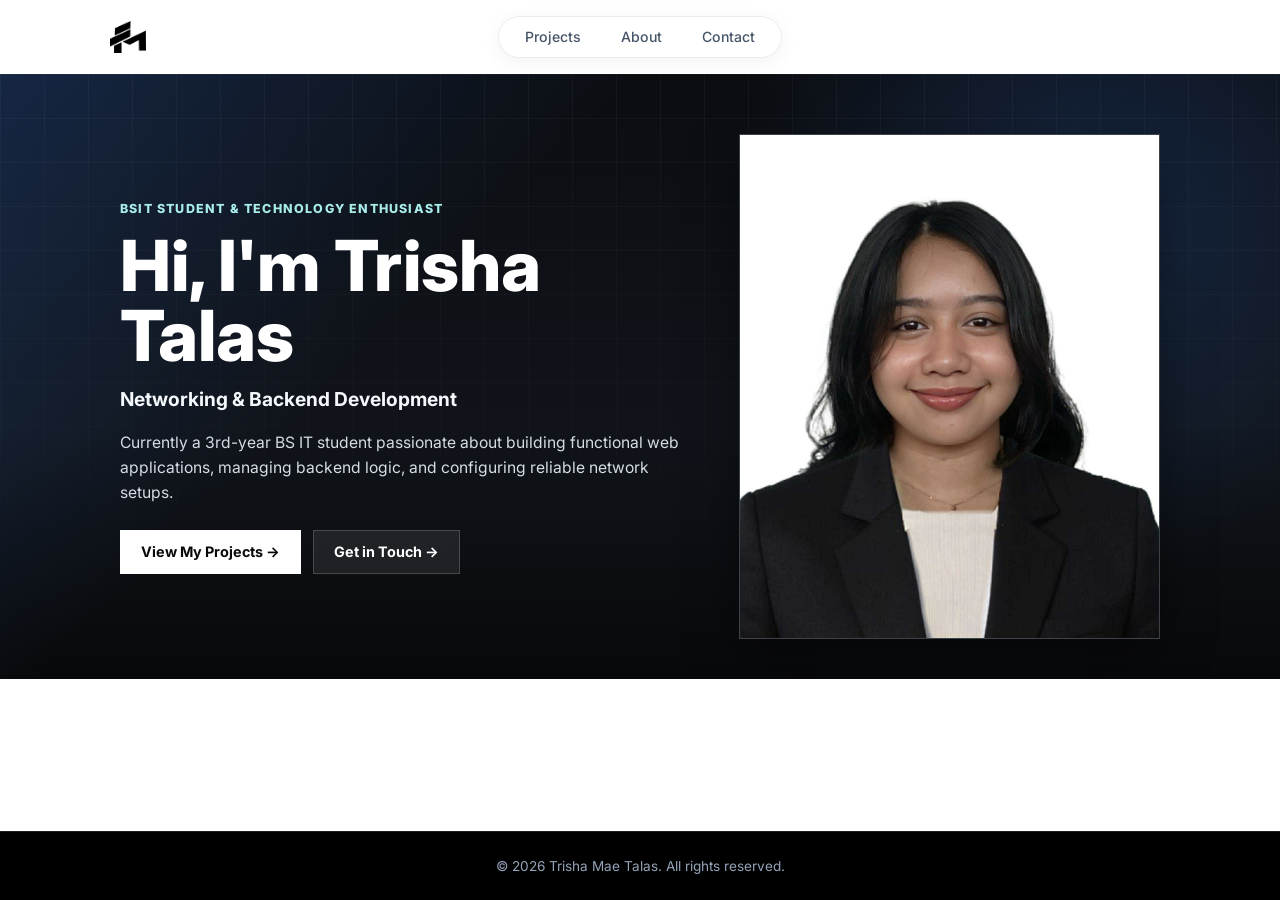
<file: index.html>
<!doctype html>
<html lang="en">

<head>
  <meta charset="utf-8">
  <meta name="viewport" content="width=device-width, initial-scale=1">
  <title>Trisha Talas | BSIT Student</title>
  <link rel="stylesheet" href="assets/css/global.css">
  <link rel="stylesheet" href="assets/css/index.css">
</head>

<body>
  <header class="site-header" data-header>
    <div class="container header-shell">

      <!-- Logo sa Pinaka-Kaliwa -->
      <a class="brand" href="index.html" aria-label="Trisha Talas home">
        <img src="assets/profile-pic/Trisha_Talas_logo.png" alt="Trisha Talas logo">
      </a>

      <!-- Single Glass Capsule Nav sa Gitna (Kasama na ang Contact!) -->
      <nav id="site-nav" class="site-nav" aria-label="Primary navigation" data-nav>
        <a href="projects.html">Projects</a>
        <a href="about.html">About</a>
        <a href="contact.html">Contact</a>
      </nav>

    </div>
  </header>

  <main id="main-content">
    <section class="hero-section">
      <div class="container hero-grid">
        <div class="hero-copy">
          <p class="eyebrow">BSIT Student & Technology Enthusiast</p>
          <h1>Hi, I'm Trisha Talas</h1>
          <p class="hero-role">Networking & Backend Development</p>
          <p class="hero-text">Currently a 3rd-year BS IT student passionate about building functional web applications,
            managing backend logic, and configuring reliable network setups.</p>

          <div class="button-row">
            <a class="button button-primary" href="projects.html">View My Projects -&gt;</a>
            <a class="button button-secondary" href="contact.html">Get in Touch -&gt;</a>
          </div>
        </div>

        <div class="hero-media">
          <figure class="profile-frame">
            <img src="assets/profile-pic/profile.jpg" alt="Trisha Talas">
          </figure>
        </div>
      </div>
    </section>
  </main>


  <!-- Centered Solid Black Footer -->
  <footer class="site-footer">
    <div class="container footer-shell">
      <p>© 2026 Trisha Mae Talas. All rights reserved.</p>
    </div>
  </footer>
  <script src="assets/js/main.js"></script>
</body>

</html>
</file>
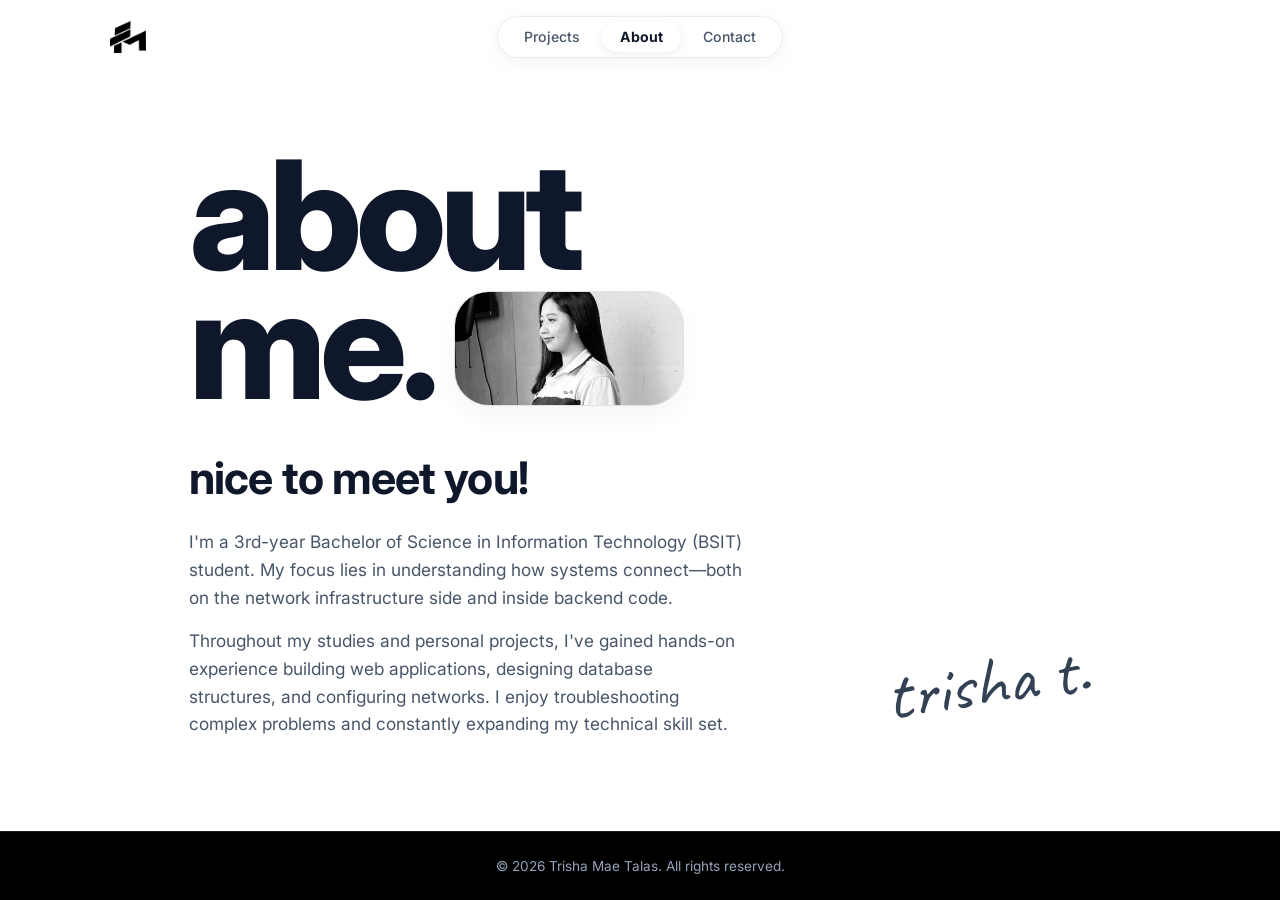
<file: about.html>
<!DOCTYPE html>
<html lang="en">

<head>
    <meta charset="utf-8">
    <meta name="viewport" content="width=device-width, initial-scale=1">
    <title>About | Trisha Talas</title>
    <link rel="stylesheet" href="assets/css/global.css">
    <link rel="stylesheet" href="assets/css/about.css">
</head>

<body>
    <!-- Header -->
    <header class="site-header" data-header>
        <div class="container header-shell">
            <a class="brand" href="index.html" aria-label="Trisha Talas home">
                <img src="assets/profile-pic/Trisha_Talas_logo.png" alt="Trisha Talas logo">
            </a>

            <nav id="site-nav" class="site-nav" aria-label="Primary navigation" data-nav>
                <a href="projects.html">Projects</a>
                <a href="about.html" class="active">About</a>
                <a href="contact.html">Contact</a>
            </nav>
        </div>
    </header>

    <!-- Editorial About Section -->
    <main id="main-content" class="page-content">
        <section class="editorial-about-section">
            <div class="container editorial-container">

                <!-- Top Bar Accent -->
                <div class="editorial-top-bar">
                </div>

                <!-- Giant Typography Title with Photo Pill Badge -->
                <div class="giant-header">
                    <h1 class="giant-text">about</h1>
                    <div class="giant-bottom-row">
                        <span class="giant-text">me.</span>
                        <div class="photo-badge">
                            <img src="assets\img\pfp2.png" alt="Trisha Talas">
                        </div>
                    </div>
                </div>

                <!-- Editorial Body Copy & Signature Accent -->
                <div class="editorial-content-grid">
                    <div class="editorial-copy">
                        <h2>nice to meet you!</h2>
                        <p>
                            I'm a 3rd-year Bachelor of Science in Information Technology (BSIT) student. My focus lies
                            in understanding how systems connect—both on the network infrastructure side and inside
                            backend code.
                        </p>
                        <p>
                            Throughout my studies and personal projects, I've gained hands-on experience building web
                            applications, designing database structures, and configuring networks. I enjoy
                            troubleshooting complex problems and constantly expanding my technical skill set.
                        </p>
                    </div>

                    <div class="signature-accent" aria-hidden="true">
                        <span>trisha t.</span>
                    </div>
                </div>

            </div>
        </section>
    </main>


    <!-- Centered Solid Black Footer -->
    <footer class="site-footer">
        <div class="container footer-shell">
            <p>© 2026 Trisha Mae Talas. All rights reserved.</p>
        </div>
    </footer>

    <script src="assets/js/main.js"></script>
</body>

</html>
</file>
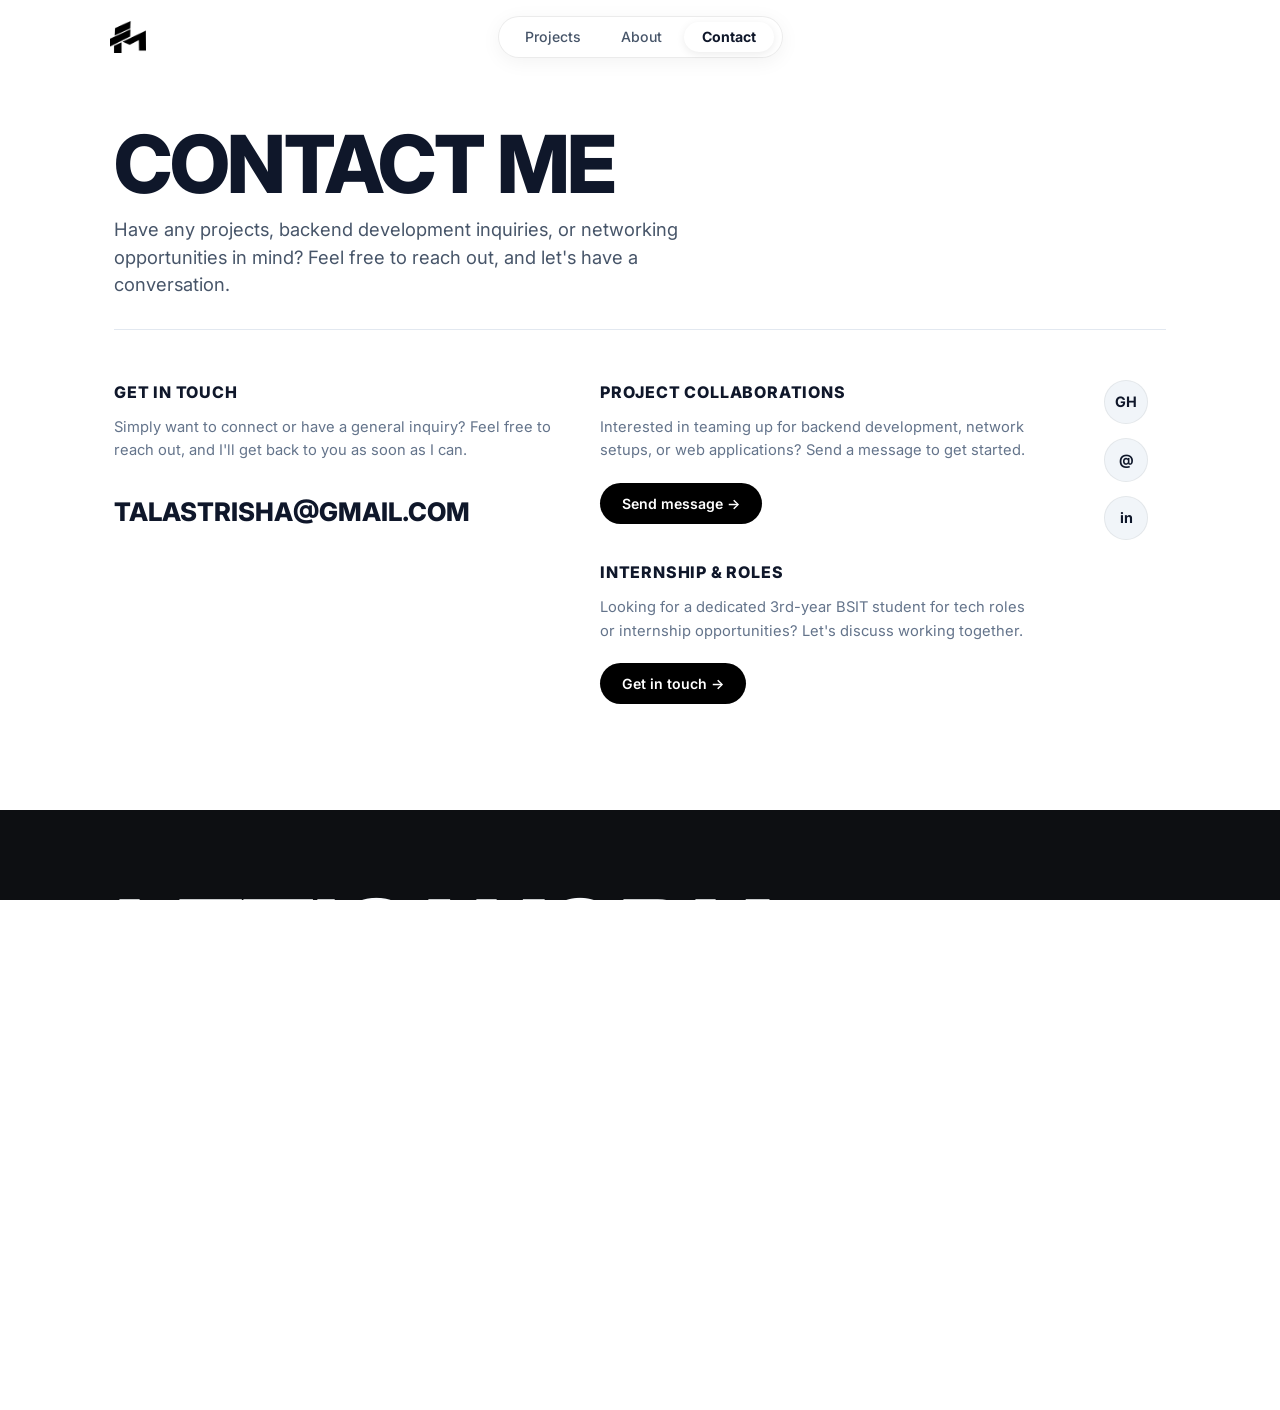
<file: contact.html>
<!DOCTYPE html>
<html lang="en">

<head>
    <meta charset="utf-8">
    <meta name="viewport" content="width=device-width, initial-scale=1">
    <title>Contact | Trisha Talas</title>
    <link rel="stylesheet" href="assets/css/global.css">
    <link rel="stylesheet" href="assets/css/contact.css">
</head>

<body>
    <!-- Header -->
    <header class="site-header" data-header>
        <div class="container header-shell">
            <a class="brand" href="index.html" aria-label="Trisha Talas home">
                <img src="assets/profile-pic/Trisha_Talas_logo.png" alt="Trisha Talas logo">
            </a>

            <nav id="site-nav" class="site-nav" aria-label="Primary navigation" data-nav>
                <a href="projects.html">Projects</a>
                <a href="about.html">About</a>
                <a href="contact.html" class="active">Contact</a>
            </nav>
        </div>
    </header>

    <!-- Main Content Area -->
    <main id="main-content" class="page-content">

        <!-- Upper Contact Section (Light Theme Grid) -->
        <section class="contact-hero-section">
            <div class="container contact-container">

                <!-- Top Title Area -->
                <div class="contact-header-block">
                    <h1 class="contact-giant-title">CONTACT ME</h1>
                    <p class="contact-subtitle">
                        Have any projects, backend development inquiries, or networking opportunities in mind? Feel free
                        to reach out, and let's have a conversation.
                    </p>
                </div>

                <!-- Main Grid Content -->
                <div class="contact-grid-layout">

                    <!-- Left Column: Direct Contact -->
                    <div class="contact-col left-col">
                        <div class="info-block">
                            <h3>GET IN TOUCH</h3>
                            <p>
                                Simply want to connect or have a general inquiry? Feel free to reach out, and I'll get
                                back to you as soon as I can.
                            </p>
                            <a href="mailto:talastrisha@gmail.com" class="big-email-link">
                                TALASTRISHA@GMAIL.COM
                            </a>
                        </div>
                    </div>

                    <!-- Middle Column: Action Cards -->
                    <div class="contact-col mid-col">
                        <div class="action-card">
                            <h3>PROJECT COLLABORATIONS</h3>
                            <p>
                                Interested in teaming up for backend development, network setups, or web applications?
                                Send a message to get started.
                            </p>
                            <a href="mailto:talastrisha@gmail.com?subject=Project%20Collaboration" class="contact-btn">
                                Send message &rarr;
                            </a>
                        </div>

                        <div class="action-card">
                            <h3>INTERNSHIP & ROLES</h3>
                            <p>
                                Looking for a dedicated 3rd-year BSIT student for tech roles or internship
                                opportunities? Let's discuss working together.
                            </p>
                            <a href="mailto:talastrisha@gmail.com?subject=Opportunity%20Inquiry" class="contact-btn">
                                Get in touch &rarr;
                            </a>
                        </div>
                    </div>

                    <!-- Right Column: Social Icons Badge Side Bar -->
                    <div class="contact-col right-col">
                        <div class="social-badge-stack">
                            <a href="https://github.com/TrishaTalas" target="_blank" rel="noopener"
                                class="social-circle" title="GitHub">
                                <span>GH</span>
                            </a>
                            <a href="mailto:talastrisha@gmail.com" class="social-circle" title="Email">
                                <span>@</span>
                            </a>
                            <a href="#" class="social-circle" title="LinkedIn">
                                <span>in</span>
                            </a>
                        </div>
                    </div>

                </div>

            </div>
        </section>

        <!-- Lower CTA Banner Section (Dark Visual Block) -->
        <section class="cta-banner-section">
            <div class="container cta-container">
                <h2 class="cta-giant-text">LET'S WORK<br>TOGETHER.</h2>

                <div class="cta-bottom-bar">
                    <span class="cta-prompt">Have a project in mind?</span>
                    <div class="cta-arrow-line" aria-hidden="true"></div>
                    <a href="mailto:talastrisha@gmail.com" class="cta-say-hello">Say hello</a>
                </div>

                <div class="cta-social-links">
                    <a href="mailto:talastrisha@gmail.com">E-Mail</a>
                    <a href="https://github.com/TrishaTalas" target="_blank" rel="noopener">GitHub</a>
                    <a href="#">LinkedIn</a>
                </div>
            </div>
        </section>

    </main>


    <!-- Centered Solid Black Footer -->
    <footer class="site-footer">
        <div class="container footer-shell">
            <p>© 2026 Trisha Mae Talas. All rights reserved.</p>
        </div>
    </footer>

    <script src="assets/js/main.js"></script>
</body>

</html>
</file>
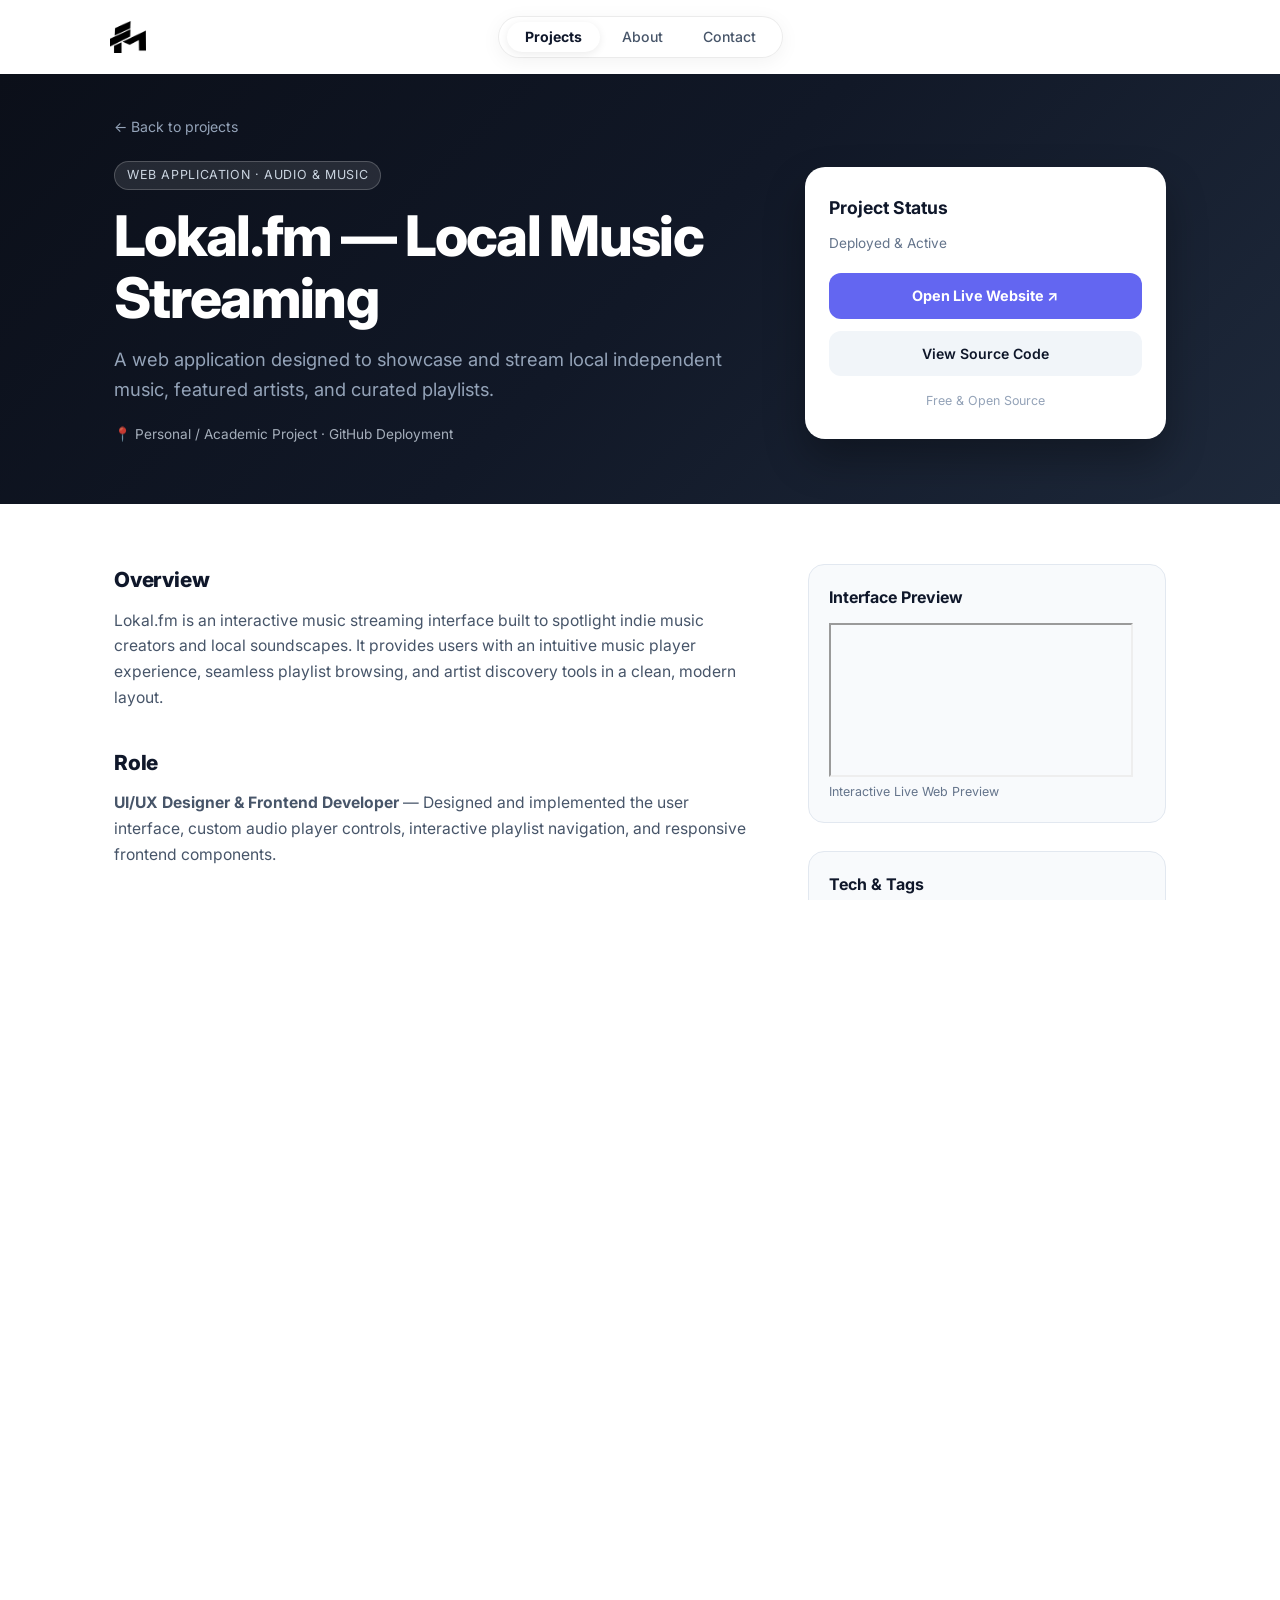
<file: lokal-fm.html>
<!DOCTYPE html>
<html lang="en">

<head>
    <meta charset="utf-8">
    <meta name="viewport" content="width=device-width, initial-scale=1">
    <title>Lokal.fm — Music Streaming & Player | Trisha Talas</title>
    <link rel="stylesheet" href="assets/css/global.css">
    <link rel="stylesheet" href="assets/css/project-detail.css">
</head>

<body>
    <!-- Header -->
    <header class="site-header">
        <div class="container header-shell">
            <a class="brand" href="index.html" aria-label="Trisha Talas home">
                <img src="assets/profile-pic/Trisha_Talas_logo.png" alt="Trisha Talas logo">
            </a>

            <nav class="site-nav" aria-label="Primary navigation">
                <a href="projects.html" class="active">Projects</a>
                <a href="about.html">About</a>
                <a href="contact.html">Contact</a>
            </nav>
        </div>
    </header>

    <main id="main-content" class="page-content">

        <!-- HERO COVER TOP BANNER (DARK THEME) -->
        <section class="event-hero-banner">
            <div class="container hero-banner-container">

                <a href="projects.html" class="hero-back-link">&larr; Back to projects</a>

                <div class="hero-banner-content">
                    <div class="hero-text-side">
                        <span class="project-category-badge">Web Application · Audio & Music</span>
                        <h1 class="hero-title">Lokal.fm — Local Music Streaming</h1>
                        <p class="hero-subtitle">
                            A web application designed to showcase and stream local independent music, featured artists,
                            and curated playlists.
                        </p>
                        <div class="hero-location-tag">
                            <span>📍 Personal / Academic Project · GitHub Deployment</span>
                        </div>
                    </div>

                    <!-- FLOATING ACTION CARD (RIGHT SIDE) -->
                    <div class="floating-action-card">
                        <h3>Project Status</h3>
                        <p class="status-date">Deployed & Active</p>

                        <a href="https://trishatalas.github.io/Academic/Lokal.fm/index.html" target="_blank"
                            rel="noopener" class="btn-primary-action">
                            Open Live Website ↗
                        </a>

                        <a href="https://github.com/TrishaTalas" target="_blank" rel="noopener"
                            class="btn-secondary-action">
                            View Source Code
                        </a>

                        <span class="card-footer-note">Free & Open Source</span>
                    </div>
                </div>

            </div>
        </section>

        <!-- TWO COLUMN MAIN CONTENT BODY -->
        <section class="event-body-section">
            <div class="container event-body-container">

                <!-- LEFT COLUMN: MAIN DETAILS -->
                <div class="main-details-col">

                    <div class="detail-block">
                        <h2>Overview</h2>
                        <p>
                            Lokal.fm is an interactive music streaming interface built to spotlight indie music creators
                            and local soundscapes. It provides users with an intuitive music player experience, seamless
                            playlist browsing, and artist discovery tools in a clean, modern layout.
                        </p>
                    </div>

                    <div class="detail-block">
                        <h2>Role</h2>
                        <p>
                            <strong>UI/UX Designer & Frontend Developer</strong> — Designed and implemented the user
                            interface, custom audio player controls, interactive playlist navigation, and responsive
                            frontend components.
                        </p>
                    </div>

                    <div class="detail-block">
                        <h2>Features</h2>
                        <ul class="detail-bullets">
                            <li><strong>Interactive Web Player:</strong> Real-time audio playback controls with track
                                seeking and volume controls.</li>
                            <li><strong>Artist & Album Showcase:</strong> Dedicated visual cards highlighting featured
                                independent artists and releases.</li>
                            <li><strong>Curated Playlists:</strong> Categorized music feeds based on mood, genre, and
                                trending local tracks.</li>
                            <li><strong>Clean Dark-Themed Audio UI:</strong> High-contrast interface optimized for music
                                listening and media playback.</li>
                            <li><strong>Fully Responsive:</strong> Optimized layout for seamless audio streaming on
                                mobile devices and desktop screens.</li>
                        </ul>
                    </div>

                    <div class="detail-block">
                        <h2>Built with</h2>
                        <div class="tech-stack-table">
                            <div class="tech-row">
                                <span class="tech-label">Frontend</span>
                                <span class="tech-val">HTML5, CSS3, JavaScript</span>
                            </div>
                            <div class="tech-row">
                                <span class="tech-label">Audio Handling</span>
                                <span class="tech-val">HTML5 Audio API</span>
                            </div>
                            <div class="tech-row">
                                <span class="tech-label">UI Architecture</span>
                                <span class="tech-val">Flexbox & CSS Grid</span>
                            </div>
                            <div class="tech-row">
                                <span class="tech-label">Development Tools</span>
                                <span class="tech-val">VS Code, Git, GitHub Pages</span>
                            </div>
                        </div>
                    </div>

                </div>

                <!-- RIGHT COLUMN: SIDEBAR INFO CARDS -->
                <div class="sidebar-col">
                    <!-- Interactive Preview Box -->
                    <div class="sidebar-card">
                        <h3>Interface Preview</h3>
                        <div class="sidebar-iframe-preview">
                            <iframe src="https://trishatalas.github.io/Academic/Lokal.fm/index.html" title="Lokal.fm Live Preview"
                                loading="lazy"></iframe>
                        </div>
                        <p class="image-caption">Interactive Live Web Preview</p>
                    </div>


                    <!-- Tags Badge Section -->
                    <div class="sidebar-card">
                        <h3>Tech & Tags</h3>
                        <div class="tags-flex">
                            <span class="tag-pill">Music Player</span>
                            <span class="tag-pill">Streaming</span>
                            <span class="tag-pill">UI/UX</span>
                            <span class="tag-pill">JavaScript</span>
                            <span class="tag-pill">Responsive</span>
                        </div>
                    </div>

                    <!-- Share / Link Card -->
                    <div class="sidebar-card">
                        <h3>Share Project</h3>
                        <div class="share-links">
                            <a href="https://github.com/TrishaTalas" target="_blank" class="share-btn">GitHub
                                Profile</a>
                            <a href="mailto:talastrisha@gmail.com" class="share-btn">Contact Creator</a>
                        </div>
                    </div>

                </div>

            </div>
        </section>

    </main>

    <!-- Footer -->
    <footer class="site-footer">
        <div class="container footer-shell">
            <p>© 2026 Trisha Mae Talas. All rights reserved.</p>
        </div>
    </footer>
</body>

</html>
</file>
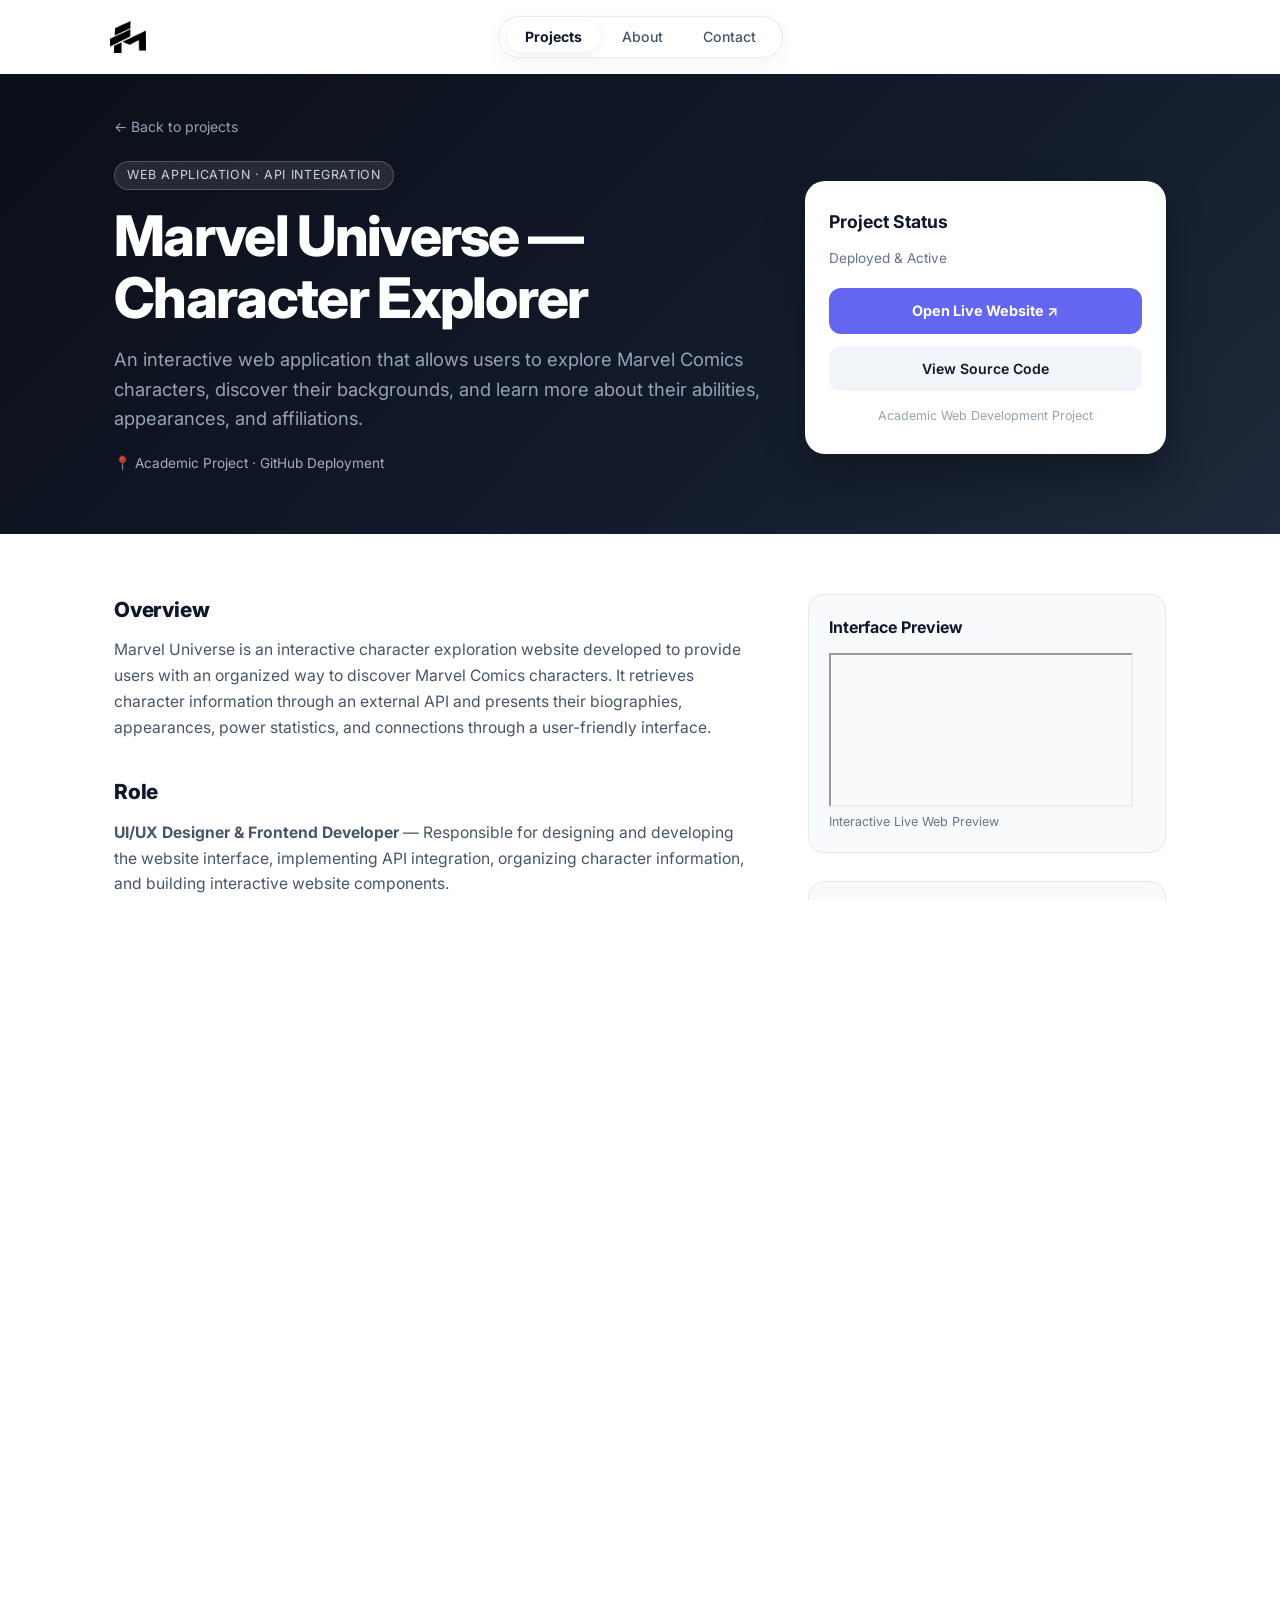
<file: marvel_universe.html>
<!DOCTYPE html>
<html lang="en">

<head>
    <meta charset="utf-8">
    <meta name="viewport" content="width=device-width, initial-scale=1">
    <title>Marvel Universe — Character Explorer | Trisha Talas</title>

    <link rel="stylesheet" href="assets/css/global.css">
    <link rel="stylesheet" href="assets/css/project-detail.css">
</head>

<body>

    <!-- Header -->
    <header class="site-header">
        <div class="container header-shell">
            <a class="brand" href="index.html" aria-label="Trisha Talas home">
                <img src="assets/profile-pic/Trisha_Talas_logo.png"
                    alt="Trisha Talas logo">
            </a>

            <nav class="site-nav" aria-label="Primary navigation">
                <a href="projects.html" class="active">Projects</a>
                <a href="about.html">About</a>
                <a href="contact.html">Contact</a>
            </nav>
        </div>
    </header>

    <main id="main-content" class="page-content">

        <!-- HERO BANNER -->
        <section class="event-hero-banner">
            <div class="container hero-banner-container">

                <a href="projects.html" class="hero-back-link">
                    &larr; Back to projects
                </a>

                <div class="hero-banner-content">

                    <div class="hero-text-side">

                        <span class="project-category-badge">
                            Web Application · API Integration
                        </span>

                        <h1 class="hero-title">
                            Marvel Universe — Character Explorer
                        </h1>

                        <p class="hero-subtitle">
                            An interactive web application that allows users
                            to explore Marvel Comics characters, discover
                            their backgrounds, and learn more about their
                            abilities, appearances, and affiliations.
                        </p>

                        <div class="hero-location-tag">
                            <span>📍 Academic Project · GitHub Deployment</span>
                        </div>

                    </div>

                    <!-- PROJECT ACTION CARD -->
                    <div class="floating-action-card">

                        <h3>Project Status</h3>

                        <p class="status-date">
                            Deployed & Active
                        </p>

                        <a href="https://trishatalas.github.io/Academic/Marvel_Universe/index.html"
                            target="_blank"
                            rel="noopener"
                            class="btn-primary-action">
                            Open Live Website ↗
                        </a>

                        <a href="https://github.com/TrishaTalas/Academic/tree/main/Marvel_Universe"
                            target="_blank"
                            rel="noopener"
                            class="btn-secondary-action">
                            View Source Code
                        </a>

                        <span class="card-footer-note">
                            Academic Web Development Project
                        </span>

                    </div>

                </div>
            </div>
        </section>

        <!-- MAIN PROJECT CONTENT -->
        <section class="event-body-section">
            <div class="container event-body-container">

                <!-- LEFT COLUMN -->
                <div class="main-details-col">

                    <!-- Overview -->
                    <div class="detail-block">

                        <h2>Overview</h2>

                        <p>
                            Marvel Universe is an interactive character
                            exploration website developed to provide users
                            with an organized way to discover Marvel Comics
                            characters. It retrieves character information
                            through an external API and presents their
                            biographies, appearances, power statistics,
                            and connections through a user-friendly interface.
                        </p>

                    </div>

                    <!-- Role -->
                    <div class="detail-block">

                        <h2>Role</h2>

                        <p>
                            <strong>UI/UX Designer & Frontend Developer</strong>
                            — Responsible for designing and developing the
                            website interface, implementing API integration,
                            organizing character information, and building
                            interactive website components.
                        </p>

                    </div>

                    <!-- Features -->
                    <div class="detail-block">

                        <h2>Features</h2>

                        <ul class="detail-bullets">

                            <li>
                                <strong>Character Explorer:</strong>
                                Browse a collection of Marvel Comics
                                characters and discover their profiles.
                            </li>

                            <li>
                                <strong>Search Functionality:</strong>
                                Find characters quickly using their names.
                            </li>

                            <li>
                                <strong>Character Filters:</strong>
                                Organize characters by alignment and gender.
                            </li>

                            <li>
                                <strong>Detailed Character Profiles:</strong>
                                View biographies, physical appearances,
                                affiliations, and other character information.
                            </li>

                            <li>
                                <strong>Power Statistics:</strong>
                                Explore character attributes such as
                                intelligence, strength, speed, durability,
                                power, and combat.
                            </li>

                            <li>
                                <strong>Pagination:</strong>
                                Browse character collections through
                                organized pages.
                            </li>

                            <li>
                                <strong>Responsive Interface:</strong>
                                Access the website through desktop
                                and mobile devices.
                            </li>

                        </ul>

                    </div>

                    <!-- Technologies -->
                    <div class="detail-block">

                        <h2>Built with</h2>

                        <div class="tech-stack-table">

                            <div class="tech-row">
                                <span class="tech-label">Frontend</span>
                                <span class="tech-val">
                                    HTML5, CSS3, JavaScript
                                </span>
                            </div>

                            <div class="tech-row">
                                <span class="tech-label">Framework</span>
                                <span class="tech-val">
                                    Bootstrap 5.3.8
                                </span>
                            </div>

                            <div class="tech-row">
                                <span class="tech-label">API Integration</span>
                                <span class="tech-val">
                                    Superhero API, JavaScript Fetch API
                                </span>
                            </div>

                            <div class="tech-row">
                                <span class="tech-label">Data Handling</span>
                                <span class="tech-val">
                                    JSON, JavaScript
                                </span>
                            </div>

                            <div class="tech-row">
                                <span class="tech-label">Development Tools</span>
                                <span class="tech-val">
                                    VS Code, Git, GitHub Pages
                                </span>
                            </div>

                        </div>

                    </div>

                </div>

                <!-- RIGHT COLUMN -->
                <div class="sidebar-col">

                    <!-- Live Website Preview -->
                    <div class="sidebar-card">

                        <h3>Interface Preview</h3>

                        <div class="sidebar-iframe-preview">

                            <iframe
                                src="https://trishatalas.github.io/Academic/Marvel_Universe/index.html"
                                title="Marvel Universe Character Explorer Live Preview"
                                loading="lazy">
                            </iframe>

                        </div>

                        <p class="image-caption">
                            Interactive Live Web Preview
                        </p>

                    </div>

                    <!-- Technology Tags -->
                    <div class="sidebar-card">

                        <h3>Tech & Tags</h3>

                        <div class="tags-flex">

                            <span class="tag-pill">Marvel Comics</span>
                            <span class="tag-pill">API Integration</span>
                            <span class="tag-pill">JavaScript</span>
                            <span class="tag-pill">Bootstrap</span>
                            <span class="tag-pill">HTML5</span>
                            <span class="tag-pill">CSS3</span>
                            <span class="tag-pill">Responsive</span>

                        </div>

                    </div>

                    <!-- Share Project -->
                    <div class="sidebar-card">

                        <h3>Share Project</h3>

                        <div class="share-links">

                            <a href="https://github.com/TrishaTalas/Academic/tree/main/Marvel_Universe"
                                target="_blank"
                                rel="noopener"
                                class="share-btn">
                                GitHub Repository
                            </a>

                            <a href="mailto:talastrisha@gmail.com"
                                class="share-btn">
                                Contact Creator
                            </a>

                        </div>

                    </div>

                </div>

            </div>
        </section>

    </main>

    <!-- Footer -->
    <footer class="site-footer">
        <div class="container footer-shell">
            <p>© 2026 Trisha Mae Talas. All rights reserved.</p>
        </div>
    </footer>

</body>
</html>
</file>
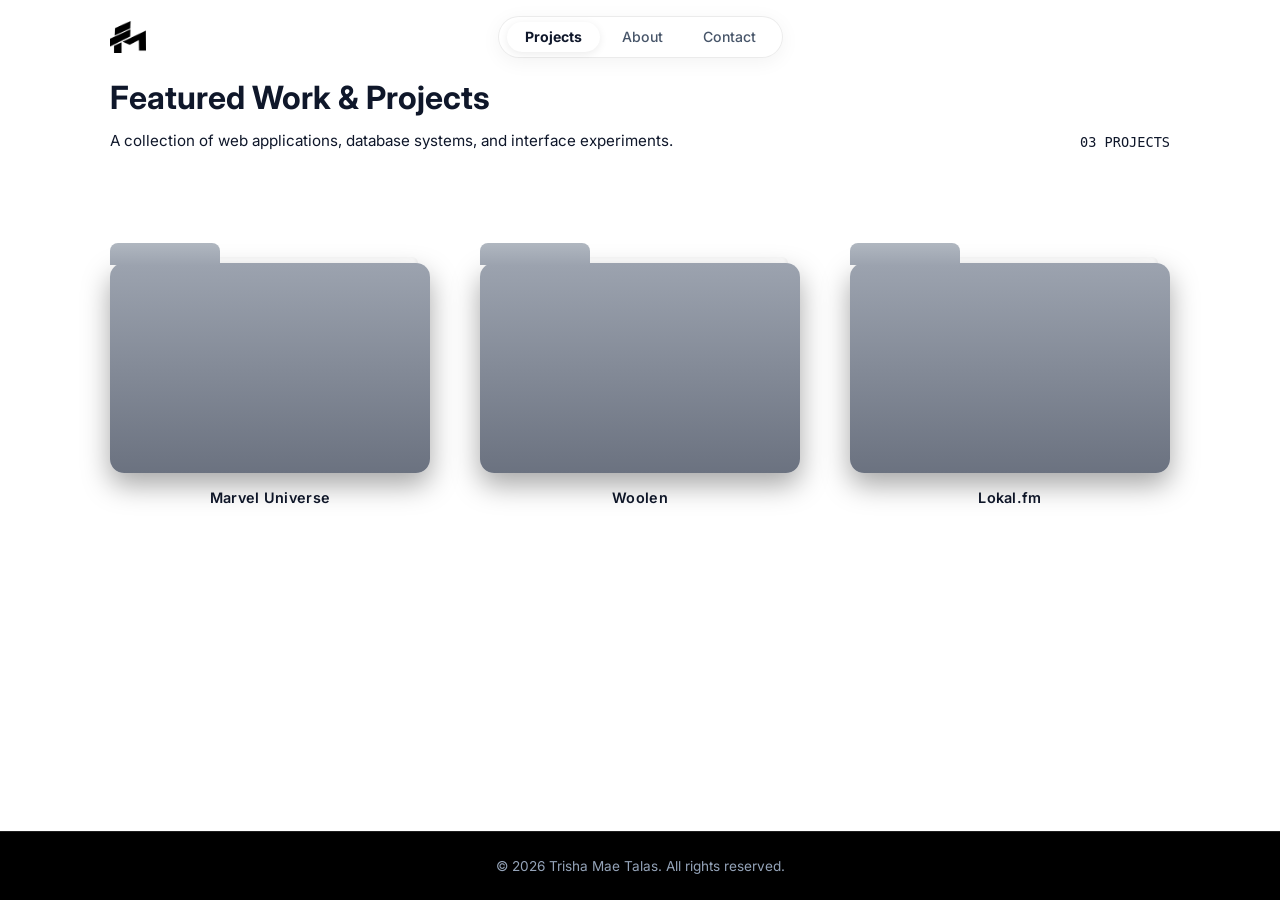
<file: projects.html>
<!doctype html>
<html lang="en">

<head>
    <meta charset="utf-8">
    <meta name="viewport" content="width=device-width, initial-scale=1">
    <title>Projects | Trisha Talas</title>
    <link rel="stylesheet" href="assets/css/global.css">
    <link rel="stylesheet" href="assets/css/projects.css">
</head>

<body>
    <header class="site-header" data-header>
        <div class="container header-shell">

            <!-- Logo sa Pinaka-Kaliwa -->
            <a class="brand" href="index.html" aria-label="Trisha Talas home">
                <img src="assets/profile-pic/Trisha_Talas_logo.png" alt="Trisha Talas logo">
            </a>

            <!-- Single Glass Capsule Nav sa Gitna -->
            <nav id="site-nav" class="site-nav" aria-label="Primary navigation" data-nav>
                <a href="projects.html" class="active">Projects</a>
                <a href="about.html">About</a>
                <a href="contact.html">Contact</a>
            </nav>

        </div>
    </header>

    <main class="page-content container">
        <div class="projects-header-flex">
            <div>
                <h1 class="page-title">Featured Work & Projects</h1>
                <p class="page-subtitle">A collection of web applications, database systems, and interface experiments.
                </p>
            </div>
            <div class="project-count">03 PROJECTS</div>
        </div>

        <!-- FOLDER GRID -->
        <div class="folder-gallery-grid">

            <!-- Folder Item 1: Marvel Universe -->
            <a href="marvel_universe.html" class="folder-wrapper"
                style="text-decoration: none; color: inherit; display: block;">

                <div class="folder-paper-peek"></div>
                <div class="mac-folder"></div>
                <div class="folder-label">Marvel Universe</div>

                <div class="folder-hidden-card">
                    <div class="card-image-wrapper">
                        <img src="assets/img/marvel_universe.png" alt="Marvel Universe Character Explorer">
                    </div>

                    <div class="card-info">
                        <h3>Midterm Project - Marvel Universe Character Explorer</h3>
                        <p>Academic Project · API Integration</p>

                        <div class="card-footer-row">
                            <span class="details-link">View details</span>
                            <span class="plus-icon">+</span>
                        </div>
                    </div>
                </div>
            </a>

            <!-- Folder Item 2: Woolen (Clickable Link to woolen.html) -->
            <a href="woolen.html" class="folder-wrapper" style="text-decoration: none; color: inherit; display: block;">
                <div class="folder-paper-peek"></div>
                <div class="mac-folder"></div>
                <div class="folder-label">Woolen</div>
                <div class="folder-hidden-card">
                    <div class="card-image-wrapper">
                        <img src="assets\img\Woolen-web.png" alt="Woolen Furniture E-Commerce">
                    </div>
                    <div class="card-info">
                        <h3>Activity 1 - Woolen Furniture E-Commerce</h3>
                        <p>Modern bento-style catalog & e-commerce layout.</p>
                        <div class="card-footer-row">
                            <span class="details-link">View details</span>
                            <span class="plus-icon">+</span>
                        </div>
                    </div>
                </div>
            </a>

            <!-- Folder Item 3: Lokal.fm -->
            <a href="lokal-fm.html" class="folder-wrapper"
                style="text-decoration: none; color: inherit; display: block;">
                <div class="folder-paper-peek"></div>
                <div class="mac-folder"></div>
                <div class="folder-label">Lokal.fm</div>
                <div class="folder-hidden-card">
                    <div class="card-image-wrapper">
                        <img src="assets\img\Lokal.fm.png" alt="Lokal.fm">
                    </div>
                    <div class="card-info">
                        <h3> Activity 2 - Lokal.fm Local Music Streaming</h3>
                        <p>A web interface highlighting independent local music and playlists.</p>
                        <div class="card-footer-row">
                            <span class="details-link">View details</span>
                            <span class="plus-icon">+</span>
                        </div>
                    </div>
                </div>
            </a>
        </div>
    </main>

    <!-- Centered Solid Black Footer -->
    <footer class="site-footer">
        <div class="container footer-shell">
            <p>© 2026 Trisha Mae Talas. All rights reserved.</p>
        </div>
    </footer>

    <script src="assets/js/main.js"></script>
</body>

</html>
</file>
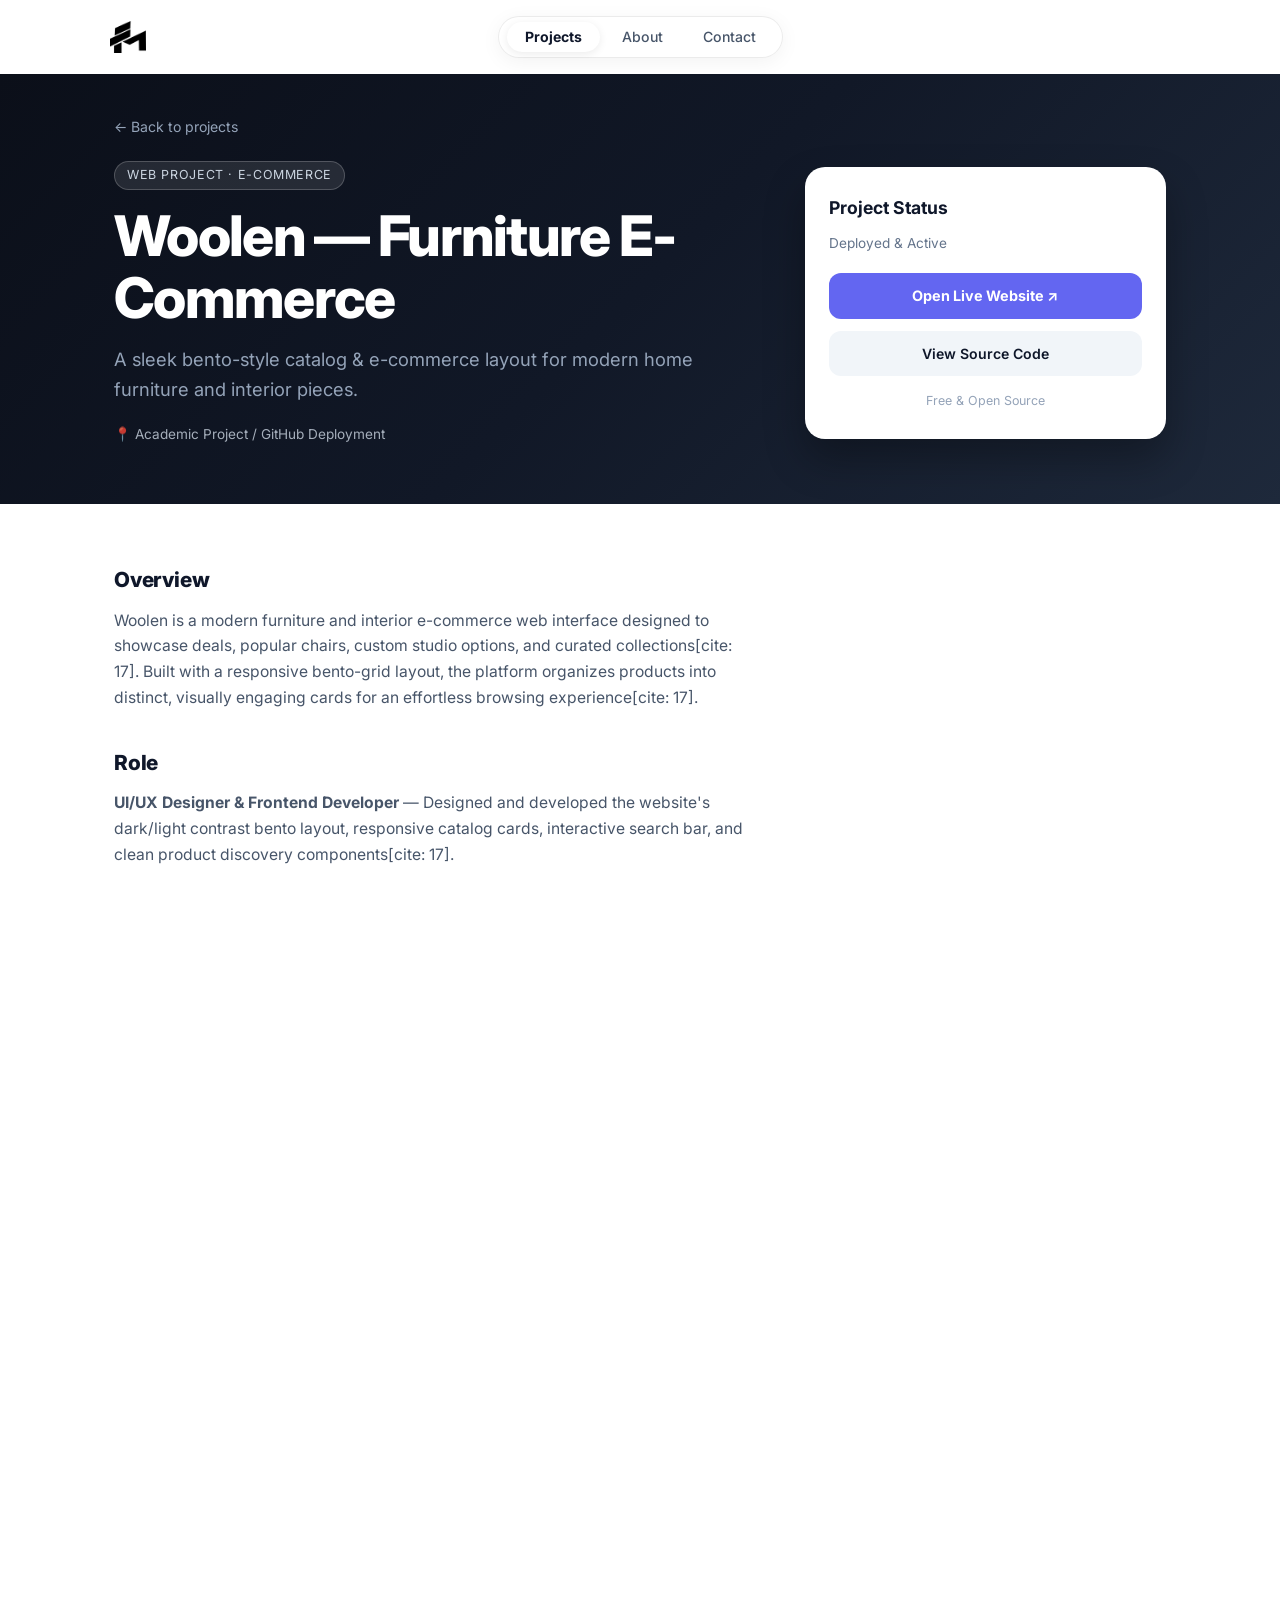
<file: woolen.html>
<!DOCTYPE html>
<html lang="en">
  <head>
    <meta charset="utf-8">
    <meta name="viewport" content="width=device-width, initial-scale=1">
    <title>Woolen — Furniture E-Commerce | Trisha Talas</title>
    <link rel="stylesheet" href="assets/css/global.css">
    <link rel="stylesheet" href="assets/css/project-detail.css">
  </head>
  <body>
    <!-- Header -->
    <header class="site-header">
      <div class="container header-shell">
        <a class="brand" href="index.html" aria-label="Trisha Talas home">
          <img src="assets/profile-pic/Trisha_Talas_logo.png" alt="Trisha Talas logo">
        </a>

        <nav class="site-nav" aria-label="Primary navigation">
          <a href="projects.html" class="active">Projects</a>
          <a href="about.html">About</a>
          <a href="contact.html">Contact</a>
        </nav>
      </div>
    </header>

    <main id="main-content" class="page-content">
      
      <!-- HERO COVER TOP BANNER (DARK THEME) -->
      <section class="event-hero-banner">
        <div class="container hero-banner-container">
          
          <a href="projects.html" class="hero-back-link">&larr; Back to projects</a>

          <div class="hero-banner-content">
            <div class="hero-text-side">
              <span class="project-category-badge">Web Project · E-Commerce</span>
              <h1 class="hero-title">Woolen — Furniture E-Commerce</h1>
              <p class="hero-subtitle">
                A sleek bento-style catalog & e-commerce layout for modern home furniture and interior pieces.
              </p>
              <div class="hero-location-tag">
                <span>📍 Academic Project / GitHub Deployment</span>
              </div>
            </div>

            <!-- FLOATING ACTION CARD (RIGTH SIDE) -->
            <div class="floating-action-card">
              <h3>Project Status</h3>
              <p class="status-date">Deployed & Active</p>
              
              <a href="https://trishatalas.github.io/Academic/Bento%20Layout/index.html" target="_blank" rel="noopener" class="btn-primary-action">
                Open Live Website ↗
              </a>
              
              <a href="https://github.com/TrishaTalas/Academic" target="_blank" rel="noopener" class="btn-secondary-action">
                View Source Code
              </a>
              
              <span class="card-footer-note">Free & Open Source</span>
            </div>
          </div>

        </div>
      </section>

      <!-- TWO COLUMN MAIN CONTENT BODY -->
      <section class="event-body-section">
        <div class="container event-body-container">
          
          <!-- LEFT COLUMN: MAIN DETAILS -->
          <div class="main-details-col">
            
            <div class="detail-block">
              <h2>Overview</h2>
              <p>
                Woolen is a modern furniture and interior e-commerce web interface designed to showcase deals, popular chairs, custom studio options, and curated collections[cite: 17]. Built with a responsive bento-grid layout, the platform organizes products into distinct, visually engaging cards for an effortless browsing experience[cite: 17].
              </p>
            </div>

            <div class="detail-block">
              <h2>Role</h2>
              <p>
                <strong>UI/UX Designer & Frontend Developer</strong> — Designed and developed the website's dark/light contrast bento layout, responsive catalog cards, interactive search bar, and clean product discovery components[cite: 17].
              </p>
            </div>

            <div class="detail-block">
              <h2>Features</h2>
              <ul class="detail-bullets">
                <li><strong>Bento Grid Layout:</strong> Organizes furniture deals, custom options, and popular chairs into a structured card interface[cite: 17].</li>
                <li><strong>Catalog Search & Filters:</strong> Quick navigation tags for Sofas, Tables, Dressers, Chairs, Beds, and Lamps[cite: 17].</li>
                <li><strong>Deal Highlights & Discounts:</strong> Displays promotional banners with clear pricing tags and custom dimension options[cite: 17].</li>
                <li><strong>Visual Product Cards:</strong> High-resolution imagery combined with minimal typography for quick browsing[cite: 17].</li>
                <li><strong>Responsive Layout:</strong> Adapts layout dynamically from desktop down to mobile devices[cite: 17].</li>
              </ul>
            </div>

            <div class="detail-block">
              <h2>Built with</h2>
              <div class="tech-stack-table">
                <div class="tech-row">
                <span class="tech-label">Frontend</span>
                <span class="tech-val">HTML5, CSS3, JavaScript</span>
              </div>
              <div class="tech-row">
               <span class="tech-label">CSS Framework</span>
              <span class="tech-val">Bootstrap 5.3.3</span>
         </div>
    <div class="tech-row">
    <span class="tech-label">Layout Architecture</span>
    <span class="tech-val">Bento Grid Layout Pattern</span>
  </div>
  <div class="tech-row">
    <span class="tech-label">Development Tools</span>
    <span class="tech-val">VS Code, Git, GitHub Pages</span>
  </div>
</div>
          </div>

          <!-- RIGHT COLUMN: SIDEBAR INFO CARDS -->
          <div class="sidebar-col">
            
            <!-- Preview Screenshot Box -->
            <div class="sidebar-card">
              <h3>Interface Preview</h3>
              <div class="sidebar-image-preview">
                <img src="assets\img\Woolen-web.png" alt="Woolen Interface Preview">
              </div>
              <p class="image-caption">Bento Grid E-Commerce Interface</p>
            </div>

            <!-- Tags Badge Section -->
            <div class="sidebar-card">
              <h3>Tech & Tags</h3>
              <div class="tags-flex">
                <span class="tag-pill">E-Commerce</span>
                <span class="tag-pill">Bento Grid</span>
                <span class="tag-pill">UI/UX</span>
                <span class="tag-pill">HTML/CSS</span>
                <span class="tag-pill">Responsive</span>
              </div>
            </div>

            <!-- Share / Link Card -->
            <div class="sidebar-card">
              <h3>Share Project</h3>
              <div class="share-links">
                <a href="https://github.com/TrishaTalas" target="_blank" class="share-btn">GitHub Profile</a>
                <a href="mailto:talastrisha@gmail.com" class="share-btn">Contact Creator</a>
              </div>
            </div>

          </div>

        </div>
      </section>

    </main>

    <!-- Footer -->
    <!-- Solid Black Footer -->
<!-- Centered Solid Black Footer -->
<footer class="site-footer">
  <div class="container footer-shell">
    <p>© 2026 Trisha Mae Talas. All rights reserved.</p>
  </div>
</footer>
  </body>
</html>
</file>
<file: assets/css/global.css>
/* ==========================================================================
   GLOBAL STYLES & FONT IMPORT
   ========================================================================== */
@import url('https://fonts.googleapis.com/css2?family=Inter:wght@400;500;600;700;800&display=swap');

:root {
  --font-main: 'Inter', system-ui, -apple-system, sans-serif;
  --bg-color: #ffffff;          /* White Base */
  --text-primary: #0f172a;
  --text-muted: #64748b;
  --radius-pill: 999px;
}

/* Universal Reset */
* {
  box-sizing: border-box;
  margin: 0;
  padding: 0;
}

html, body {
  width: 100%;
  height: 100%;
  overflow-x: hidden;
}

body {
  font-family: var(--font-main);
  background-color: var(--bg-color);
  color: var(--text-primary);
  line-height: 1.5;
  min-height: 100vh;
  display: flex;
  flex-direction: column;
}

.container {
  width: 100%;
  max-width: 1100px;
  margin: 0 auto;
  padding: 0 20px;
}

a {
  color: inherit;
  text-decoration: none;
}

/* ==========================================================================
   WHITE HEADER & RESPONSIVE GLASS PILL NAVBAR
   ========================================================================== */
.site-header {
  width: 100%;
  padding: 16px 0;
  background: #ffffff;
  position: relative;
  z-index: 1000;
  display: flex;
  align-items: center;
}

.header-shell {
  display: grid;
  grid-template-columns: 1fr auto 1fr;
  align-items: center;
  width: 100%;
}

/* 1. Logo sa Pinaka-Kaliwa (Wala nang text sa tabi) */
.brand {
  display: flex;
  align-items: center;
  gap: 12px;
  justify-self: start;
  text-decoration: none;
}

.brand img {
  width: 36px !important;
  height: 36px !important;
  display: block;
  object-fit: contain;
}

.brand-copy {
  display: none !important; /* Itinatago ang text sa tabi ng logo */
}

/* 2. Floating Glass Pill Navigation */
.site-nav {
  grid-column: 2;
  justify-self: center;
  display: flex;
  align-items: center;
  gap: 4px;
  padding: 5px 8px;
  background: rgba(255, 255, 255, 0.85);
  backdrop-filter: blur(16px);
  -webkit-backdrop-filter: blur(16px);
  border: 1px solid rgba(0, 0, 0, 0.08);
  border-radius: var(--radius-pill);
  box-shadow: 0 4px 20px rgba(0, 0, 0, 0.05);
  line-height: 1;
}

.site-nav a {
  font-family: var(--font-main);
  display: inline-flex;
  align-items: center;
  justify-content: center;
  padding: 8px 18px;
  color: #475569;
  font-size: 0.88rem;
  font-weight: 500;
  border-radius: var(--radius-pill);
  transition: all 0.2s ease;
  white-space: nowrap;
  text-decoration: none;
  line-height: 1;
}

.site-nav a:hover {
  color: #0f172a;
  background: rgba(0, 0, 0, 0.04);
}

.site-nav a.active {
  color: #0f172a;
  background: #ffffff;
  font-weight: 700;
  box-shadow: 0 2px 8px rgba(0, 0, 0, 0.08);
}

/* 3. Invisible Balancer para sa Grid Balance sa Desktop */
.header-shell::after {
  content: "";
  display: block;
  grid-column: 3;
}

.nav-toggle {
  display: none;
}

/* ==========================================================================
   MAIN CONTENT AREA (Extended Full Stretch)
   ========================================================================== */
#main-content,
.page-content {
  flex: 1 0 auto;
  display: flex;
  flex-direction: column;
  padding-top: 0;
  padding-bottom: 0;
  margin-bottom: 0 !important;
  width: 100%;
}

/* ==========================================================================
   CENTERED SOLID BLACK FOOTER
   ========================================================================== */
.site-footer {
  width: 100%;
  padding: 24px 0;
  background: #000000 !important;
  margin-top: auto;                 /* Pinipilit dumikit sa pinakailalim */
  border-top: 1px solid rgba(255, 255, 255, 0.12);
}

.footer-shell {
  display: flex;
  align-items: center;
  justify-content: center; /* Nakasentro ang text sa gitna */
  text-align: center;
  max-width: 1100px;
  margin: 0 auto;
  padding: 0 20px;
}

.site-footer p {
  font-family: var(--font-main);
  color: #94a3b8 !important; /* Soft light gray text */
  font-size: 0.85rem;
  margin: 0;
}

/* ==========================================================================
   FULL RESPONSIVE MEDIA QUERIES
   ========================================================================== */
@media (max-width: 768px) {
  .site-header {
    padding: 12px 0;
  }

  .header-shell {
    display: flex;
    justify-content: space-between;
    align-items: center;
  }

  .header-shell::after {
    display: none;
  }

  .site-nav {
    grid-column: auto;
    gap: 2px;
    padding: 3px 4px;
  }

  .site-nav a {
    padding: 6px 12px;
    font-size: 0.78rem;
  }

  .site-footer p {
    font-size: 0.78rem;
  }
}
</file>
<file: assets/css/index.css>
/* Hero Section Background (Dark Blue/Black Grid Theme) */
.hero-section {
  position: relative;
  overflow: hidden;
  padding: 60px 0 40px;
  color: var(--white);
  background:
    linear-gradient(135deg, rgba(59, 130, 246, 0.22), transparent 34%),
    radial-gradient(circle at 86% 22%, rgba(59, 130, 246, 0.2), transparent 30%),
    linear-gradient(180deg, #0b0d11 0%, #10141a 58%, #08090b 100%);
}

.hero-section::before {
  position: absolute;
  inset: 0;
  content: "";
  background-image:
    linear-gradient(rgba(255, 255, 255, 0.045) 1px, transparent 1px),
    linear-gradient(90deg, rgba(255, 255, 255, 0.045) 1px, transparent 1px);
  background-size: 44px 44px;
  mask-image: linear-gradient(to bottom, rgba(0, 0, 0, 0.86), transparent);
  pointer-events: none;
}

/* Hero Content Grid Layout */
.hero-grid {
  position: relative;
  display: grid;
  grid-template-columns: minmax(0, 1.1fr) minmax(300px, 0.8fr);
  gap: 40px;
  align-items: center;
  max-width: 1080px;
  margin: 0 auto;
}

.hero-copy {
  max-width: 620px;
}

.eyebrow {
  color: #a8edea;
  font-size: 0.78rem;
  font-weight: 800;
  letter-spacing: 1.2px;
  text-transform: uppercase;
  margin-bottom: 12px;
}

.hero-copy h1 {
  margin: 0 0 10px 0;
  font-size: clamp(2.8rem, 5.5vw, 4.8rem);
  line-height: 1;
  color: #ffffff !important;
  font-weight: 800;
}

.hero-role {
  margin: 14px 0 16px 0;
  color: #f4f7fb;
  font-size: 1.2rem;
  font-weight: 700;
}

.hero-text {
  margin: 0 0 24px 0;
  color: #d6dbe4;
  font-size: 0.98rem;
  line-height: 1.6;
}

/* Action Buttons */
.button-row {
  display: flex;
  flex-wrap: wrap;
  gap: 12px;
}

.button {
  display: inline-flex;
  height: 44px;
  align-items: center;
  padding: 0 20px;
  font-size: 0.9rem;
  font-weight: 700;
  text-decoration: none;
  border-radius: var(--radius);
  transition: transform 180ms ease, background 180ms ease, border-color 180ms ease;
}

.button-primary {
  color: #08090b;
  background: #ffffff;
  border: 1px solid #ffffff;
}

.button-secondary {
  color: #ffffff;
  background: rgba(255, 255, 255, 0.08);
  border: 1px solid rgba(255, 255, 255, 0.18);
}

.button:hover {
  transform: translateY(-2px);
}

.button-primary:hover {
  background: #e4ebf7;
}

/* Profile Picture Frame */
.hero-media {
  width: 100%;
}

.profile-frame {
  margin: 0;
  overflow: hidden;
  background: #1d222a;
  border: 1px solid rgba(255, 255, 255, 0.14);
  border-radius: var(--radius);
  box-shadow: 0 20px 50px rgba(0, 0, 0, 0.4);
  aspect-ratio: 4 / 4.8;
}

.profile-frame img {
  width: 100%;
  height: 100%;
  object-fit: cover;
  object-position: center top;
}

/* Mobile Responsive */
@media (max-width: 820px) {
  .hero-grid {
    grid-template-columns: 1fr;
    gap: 32px;
  }

  .hero-media {
    max-width: 340px;
    margin: 0 auto;
  }
}
</file>
<file: assets/css/about.css>
/* ==========================================================================
   EDITORIAL ABOUT PAGE (Light Minimal Palette - White & Gray)
   ========================================================================== */
@import url('https://fonts.googleapis.com/css2?family=Caveat:wght@500;600&display=swap');

.editorial-about-section {
  width: 100%;
  flex: 1 1 auto;
  padding: 40px 0 60px 0;
  background-color: #ffffff; /* Purong puti ang background */
  color: #0f172a;            /* Maitim/Slate ang pangunahing text */
  display: flex;
  align-items: center;
}

.editorial-container {
  max-width: 950px;
  margin: 0 auto;
  padding: 0 24px;
}

/* Top Decorative Bar */
.editorial-top-bar {
  display: flex;
  justify-content: space-between;
  align-items: center;
  margin-bottom: 20px;
  font-size: 0.85rem;
  color: #64748b;
  letter-spacing: 0.5px;
}

.barcode-strip {
  width: 85px;
  height: 18px;
  background: repeating-linear-gradient(
    90deg,
    #0f172a,
    #0f172a 2px,
    transparent 2px,
    transparent 4px
  );
}

/* Giant Headline Style */
.giant-header {
  line-height: 0.85;
  margin-bottom: 36px;
}

.giant-text {
  font-family: var(--font-main);
  font-size: clamp(4.5rem, 13vw, 9.5rem);
  font-weight: 800;
  letter-spacing: -0.04em;
  color: #0f172a;
  display: block;
}

.giant-bottom-row {
  display: flex;
  align-items: center;
  gap: 20px;
}

/* Rounded Photo Badge Katabi ng Text */
.photo-badge {
  width: clamp(130px, 24vw, 230px);
  height: clamp(75px, 13vw, 115px);
  background: #f1f5f9;
  border: 1px solid rgba(0, 0, 0, 0.08);
  border-radius: 35px;
  overflow: hidden;
  display: flex;
  align-items: center;
  justify-content: center;
  box-shadow: 0 10px 25px rgba(0, 0, 0, 0.04);
  margin-top: 8px;
}

.photo-badge img {
  width: 100%;
  height: 100%;
  object-fit: cover;
  object-position: center 25%;
}

/* Content Grid Layout */
.editorial-content-grid {
  display: grid;
  grid-template-columns: 1.8fr 1fr;
  gap: 40px;
  align-items: flex-end;
}

.editorial-copy h2 {
  font-size: clamp(1.8rem, 4vw, 2.8rem);
  font-weight: 700;
  margin-bottom: 16px;
  letter-spacing: -0.02em;
  color: #0f172a;
}

.editorial-copy p {
  font-size: clamp(0.95rem, 1.8vw, 1.08rem);
  line-height: 1.6;
  color: #475569; /* Malambot na dark gray para sa descriptions */
  margin-bottom: 16px;
}

/* Cursive Signature Accent */
.signature-accent {
  font-family: 'Caveat', cursive;
  font-size: clamp(3rem, 6vw, 4.5rem);
  color: #334155;
  transform: rotate(-8deg);
  text-align: right;
  user-select: none;
  padding-bottom: 10px;
}

/* Mobile Responsiveness */
@media (max-width: 768px) {
  .editorial-content-grid {
    grid-template-columns: 1fr;
    gap: 20px;
  }

  .giant-bottom-row {
    gap: 12px;
  }

  .signature-accent {
    text-align: left;
    transform: rotate(-4deg);
  }
}
</file>
<file: assets/css/contact.css>
/* ==========================================================================
   CONTACT PAGE STYLES (Modeled after editorial Reference Layout)
   ========================================================================== */

/* 1. UPPER LIGHT HERO SECTION */
.contact-hero-section {
  width: 100%;
  background-color: #ffffff;
  padding: 50px 0 70px 0;
}

.contact-container {
  max-width: 1100px;
  margin: 0 auto;
  padding: 0 24px;
}

/* Header Text Block */
.contact-header-block {
  margin-bottom: 50px;
  border-bottom: 1px solid #e2e8f0;
  padding-bottom: 30px;
}

.contact-giant-title {
  font-family: var(--font-main);
  font-size: clamp(3rem, 7vw, 5rem);
  font-weight: 800;
  letter-spacing: -0.03em;
  color: #0f172a;
  text-transform: uppercase;
  margin-bottom: 12px;
  line-height: 1;
}

.contact-subtitle {
  font-size: clamp(1rem, 1.8vw, 1.15rem);
  color: #475569;
  max-width: 600px;
  line-height: 1.5;
}

/* Three Column Grid Layout */
.contact-grid-layout {
  display: grid;
  grid-template-columns: 1.2fr 1.2fr 80px;
  gap: 48px;
  align-items: start;
}

.contact-col h3 {
  font-size: 1rem;
  font-weight: 800;
  color: #0f172a;
  letter-spacing: 0.05em;
  text-transform: uppercase;
  margin-bottom: 12px;
}

.contact-col p {
  font-size: 0.92rem;
  color: #64748b;
  line-height: 1.6;
  margin-bottom: 20px;
}

/* Left Column Styling */
.big-email-link {
  display: inline-block;
  font-family: var(--font-main);
  font-size: clamp(1.1rem, 2.2vw, 1.6rem);
  font-weight: 800;
  color: #0f172a;
  text-decoration: none;
  word-break: break-all;
  transition: opacity 0.2s ease;
  margin-top: 10px;
}

.big-email-link:hover {
  opacity: 0.7;
}

/* Middle Column Styling */
.action-card {
  margin-bottom: 36px;
}

.contact-btn {
  display: inline-flex;
  align-items: center;
  justify-content: center;
  padding: 10px 22px;
  background-color: #000000;
  color: #ffffff;
  font-size: 0.88rem;
  font-weight: 600;
  border-radius: 999px;
  text-decoration: none;
  transition: transform 0.2s ease, background-color 0.2s ease;
}

.contact-btn:hover {
  background-color: #1e293b;
  transform: translateY(-2px);
}

/* Right Column Social Side Stack */
.social-badge-stack {
  display: flex;
  flex-direction: column;
  align-items: center;
  gap: 14px;
}

.social-circle {
  width: 44px;
  height: 44px;
  border-radius: 50%;
  background-color: #f1f5f9;
  color: #0f172a;
  display: flex;
  align-items: center;
  justify-content: center;
  font-weight: 700;
  font-size: 0.9rem;
  text-decoration: none;
  border: 1px solid rgba(0, 0, 0, 0.06);
  transition: all 0.2s ease;
}

.social-circle:hover {
  background-color: #0f172a;
  color: #ffffff;
  transform: scale(1.08);
}

/* 2. LOWER DARK CTA BANNER SECTION */
.cta-banner-section {
  width: 100%;
  background-color: #0d0f12;
  color: #ffffff;
  padding: 80px 0 60px 0;
}

.cta-container {
  max-width: 1100px;
  margin: 0 auto;
  padding: 0 24px;
}

.cta-giant-text {
  font-family: var(--font-main);
  font-size: clamp(3.2rem, 9vw, 7.5rem);
  font-weight: 800;
  line-height: 0.9;
  letter-spacing: -0.04em;
  color: #f8fafc;
  margin-bottom: 60px;
}

.cta-bottom-bar {
  display: flex;
  align-items: center;
  gap: 20px;
  margin-bottom: 50px;
}

.cta-prompt {
  font-size: 1.1rem;
  color: #cbd5e1;
  white-space: nowrap;
}

.cta-arrow-line {
  flex: 1;
  height: 1px;
  background: linear-gradient(90deg, rgba(255, 255, 255, 0.3), rgba(255, 255, 255, 0.8));
  position: relative;
}

.cta-arrow-line::after {
  content: "→";
  position: absolute;
  right: -8px;
  top: -12px;
  color: #ffffff;
  font-size: 1.1rem;
}

.cta-say-hello {
  font-size: 1.1rem;
  font-weight: 600;
  color: #ffffff;
  text-decoration: none;
  white-space: nowrap;
  transition: opacity 0.2s ease;
}

.cta-say-hello:hover {
  opacity: 0.7;
}

.cta-social-links {
  display: flex;
  gap: 24px;
  border-top: 1px solid rgba(255, 255, 255, 0.1);
  padding-top: 24px;
}

.cta-social-links a {
  color: #94a3b8;
  font-size: 0.9rem;
  text-decoration: none;
  transition: color 0.2s ease;
}

.cta-social-links a:hover {
  color: #ffffff;
}

/* Responsive Media Queries */
@media (max-width: 868px) {
  .contact-grid-layout {
    grid-template-columns: 1fr;
    gap: 36px;
  }

  .social-badge-stack {
    flex-direction: row;
    justify-content: flex-start;
  }

  .cta-bottom-bar {
    flex-direction: column;
    align-items: flex-start;
    gap: 12px;
  }

  .cta-arrow-line {
    width: 100%;
  }
}
</file>
<file: assets/css/project-detail.css>
/* ==========================================================================
   EVENT-STYLE SHOWCASE LAYOUT (Modeled after Reference Pic 1)
   ========================================================================== */

/* 1. DARK HERO BANNER TOP SECTION */
.event-hero-banner {
  width: 100%;
  background: linear-gradient(135deg, #0b0f19 0%, #111827 50%, #1e293b 100%);
  color: #ffffff;
  padding: 40px 0 60px 0;
  position: relative;
}

.hero-banner-container {
  max-width: 1100px;
  margin: 0 auto;
  padding: 0 24px;
}

.hero-back-link {
  display: inline-block;
  color: #94a3b8;
  font-size: 0.88rem;
  text-decoration: none;
  margin-bottom: 24px;
  transition: color 0.2s ease;
}

.hero-back-link:hover {
  color: #ffffff;
}

.hero-banner-content {
  display: grid;
  grid-template-columns: 1.8fr 1fr;
  gap: 40px;
  align-items: center;
}

.project-category-badge {
  display: inline-block;
  padding: 4px 12px;
  background: rgba(255, 255, 255, 0.1);
  border: 1px solid rgba(255, 255, 255, 0.2);
  border-radius: 999px;
  font-size: 0.78rem;
  color: #cbd5e1;
  margin-bottom: 16px;
  text-transform: uppercase;
  letter-spacing: 0.05em;
}

.hero-title {
  font-family: var(--font-main);
  font-size: clamp(2.2rem, 5vw, 3.5rem);
  font-weight: 800;
  line-height: 1.1;
  letter-spacing: -0.03em;
  margin-bottom: 16px;
  color: #ffffff;
}

.hero-subtitle {
  font-size: clamp(1rem, 1.8vw, 1.15rem);
  color: #94a3b8;
  line-height: 1.6;
  margin-bottom: 20px;
}

.hero-location-tag {
  font-size: 0.85rem;
  color: #cbd5e1;
  opacity: 0.8;
}

/* Floating White Action Card */
.floating-action-card {
  background: #ffffff;
  color: #0f172a;
  border-radius: 20px;
  padding: 28px 24px;
  box-shadow: 0 20px 40px rgba(0, 0, 0, 0.3);
  display: flex;
  flex-direction: column;
  gap: 12px;
}

.floating-action-card h3 {
  font-size: 1.1rem;
  font-weight: 700;
  margin: 0;
  color: #0f172a;
}

.status-date {
  font-size: 0.85rem;
  color: #64748b;
  margin-bottom: 8px;
}

.btn-primary-action {
  display: block;
  text-align: center;
  padding: 12px 20px;
  background-color: #6366f1; /* Purple/Indigo Accent button gaya sa reference */
  color: #ffffff;
  font-weight: 700;
  font-size: 0.9rem;
  border-radius: 12px;
  text-decoration: none;
  transition: opacity 0.2s ease;
}

.btn-primary-action:hover {
  opacity: 0.9;
}

.btn-secondary-action {
  display: block;
  text-align: center;
  padding: 12px 20px;
  background-color: #f1f5f9;
  color: #0f172a;
  font-weight: 600;
  font-size: 0.88rem;
  border-radius: 12px;
  text-decoration: none;
  transition: background-color 0.2s ease;
}

.btn-secondary-action:hover {
  background-color: #e2e8f0;
}

.card-footer-note {
  font-size: 0.78rem;
  color: #94a3b8;
  text-align: center;
  margin-top: 4px;
}

/* 2. BODY CONTENT SECTION */
.event-body-section {
  width: 100%;
  background-color: #ffffff;
  padding: 60px 0 80px 0;
}

.event-body-container {
  max-width: 1100px;
  margin: 0 auto;
  padding: 0 24px;
  display: grid;
  grid-template-columns: 1.8fr 1fr;
  gap: 50px;
}

/* Left Main Details Column */
.main-details-col {
  display: flex;
  flex-direction: column;
  gap: 36px;
}

.detail-block h2 {
  font-size: 1.3rem;
  font-weight: 800;
  color: #0f172a;
  margin-bottom: 12px;
  letter-spacing: -0.01em;
}

.detail-block p {
  font-size: 0.98rem;
  line-height: 1.65;
  color: #475569;
}

.detail-bullets {
  list-style: none;
  padding: 0;
}

.detail-bullets li {
  font-size: 0.95rem;
  line-height: 1.6;
  color: #475569;
  position: relative;
  padding-left: 20px;
  margin-bottom: 10px;
}

.detail-bullets li::before {
  content: "•";
  position: absolute;
  left: 0;
  color: #6366f1;
  font-weight: bold;
}

.tech-stack-table {
  border-top: 1px solid #e2e8f0;
  margin-top: 12px;
}

.tech-row {
  display: flex;
  justify-content: space-between;
  padding: 12px 0;
  border-bottom: 1px solid #e2e8f0;
  font-size: 0.9rem;
}

.tech-label {
  color: #64748b;
  width: 40%;
}

.tech-val {
  color: #0f172a;
  font-weight: 600;
  width: 60%;
}

/* Right Sidebar Column */
.sidebar-col {
  display: flex;
  flex-direction: column;
  gap: 28px;
}

.sidebar-card {
  background: #f8fafc;
  border: 1px solid #e2e8f0;
  border-radius: 16px;
  padding: 20px;
}

.sidebar-card h3 {
  font-size: 1rem;
  font-weight: 700;
  color: #0f172a;
  margin-bottom: 14px;
}

.sidebar-image-preview {
  width: 100%;
  border-radius: 12px;
  overflow: hidden;
  border: 1px solid #cbd5e1;
  margin-bottom: 8px;
}

.sidebar-image-preview img {
  width: 100%;
  height: auto;
  display: block;
}

.image-caption {
  font-size: 0.78rem;
  color: #64748b;
  margin: 0;
}

.tags-flex {
  display: flex;
  flex-wrap: wrap;
  gap: 8px;
}

.tag-pill {
  font-size: 0.78rem;
  font-weight: 600;
  background: #e2e8f0;
  color: #334155;
  padding: 4px 10px;
  border-radius: 8px;
}

.share-links {
  display: flex;
  flex-direction: column;
  gap: 8px;
}

.share-btn {
  font-size: 0.85rem;
  color: #475569;
  text-decoration: none;
  font-weight: 600;
  transition: color 0.2s ease;
}

.share-btn:hover {
  color: #0f172a;
}

/* Responsive Media Queries */
@media (max-width: 868px) {
  .hero-banner-content,
  .event-body-container {
    grid-template-columns: 1fr;
    gap: 30px;
  }
}
</file>
<file: assets/css/projects.css>
.projects-header-flex {
  display: flex;
  justify-content: space-between;
  align-items: flex-end;
  margin-bottom: 50px;
  border-bottom: 1px solid var(--line);
  padding-bottom: 20px;
}

.page-title {
  font-size: 2rem;
  font-weight: 700;
  color: var(--ink);
  margin-bottom: 8px;
}

.page-subtitle {
  color: var(--muted);
  font-size: 0.95rem;
}

.project-count {
  font-size: 0.85rem;
  color: var(--muted);
  font-family: monospace;
}

/* FOLDER GALLERY GRID */
.folder-gallery-grid {
  display: grid;
  grid-template-columns: repeat(auto-fit, minmax(300px, 1fr));
  gap: 50px;
  padding-top: 40px;
  padding-bottom: 60px;
}

/* CONTAINER NG FOLDER */
.folder-wrapper {
  position: relative;
  width: 100%;
  max-width: 340px;
  margin: 0 auto;
  cursor: pointer;
}

/* 1. LIKOD AT AKTWAL NA GRAY FOLDER */
.mac-folder {
  position: relative;
  width: 100%;
  height: 210px;
  background: linear-gradient(180deg, #9ca3af 0%, #6b7280 100%); /* Gray gradient base */
  border-radius: 14px;
  box-shadow: 0 12px 28px rgba(0, 0, 0, 0.35);
  z-index: 3;
  transition: transform 0.3s ease;
}

/* Ang Tab sa Itaas ng Folder */
.mac-folder::before {
  content: "";
  position: absolute;
  top: -20px;
  left: 0;
  width: 110px;
  height: 22px;
  background: linear-gradient(180deg, #b0b7c0 0%, #9ca3af 100%);
  border-radius: 8px 8px 0 0;
}

/* Ang Puting Papel sa Loob ng Folder (Gaya sa Larawan) */
.folder-paper-peek {
  position: absolute;
  top: -6px;
  left: 12px;
  right: 12px;
  height: 16px;
  background: #ffffff;
  border-radius: 6px 6px 0 0;
  z-index: 2;
  box-shadow: inset 0 -2px 5px rgba(0, 0, 0, 0.1);
  transition: transform 0.3s ease;
}

/* PANGALAN NG FOLDER SA IBABA */
.folder-label {
  text-align: center;
  margin-top: 14px;
  font-size: 0.9rem;
  font-weight: 600;
  color: var(--ink);
  letter-spacing: 0.3px;
}

/* 2. ANG PROJECT PREVIEW CARD (Nakatago sa Loob) */
.folder-hidden-card {
  position: absolute;
  top: 10px;
  left: 15px;
  right: 15px;
  background: var(--surface-dark);
  border: 1px solid var(--line-dark);
  border-radius: 10px;
  overflow: hidden;
  z-index: 1;
  opacity: 0;
  transform: translateY(0) scale(0.95);
  transition: all 0.4s cubic-bezier(0.175, 0.885, 0.32, 1.275);
  box-shadow: 0 5px 20px rgba(0, 0, 0, 0.4);
}

/* 3. HOVER EFFECT: AANGAT ANG CARD AT PAPEL */
.folder-wrapper:hover .folder-hidden-card {
  opacity: 1;
  transform: translateY(-115px) scale(1);
  z-index: 5;
  box-shadow: 0 20px 45px rgba(0, 0, 0, 0.6);
}

.folder-wrapper:hover .mac-folder {
  transform: translateY(5px);
}

.folder-wrapper:hover .folder-paper-peek {
  transform: translateY(-8px);
}

/* Loob ng Preview Card */
.card-image-wrapper {
  width: 100%;
  height: 150px;
  overflow: hidden;
  background: var(--graphite);
}

.card-image-wrapper img {
  width: 100%;
  height: 100%;
  object-fit: cover;
}

.card-info {
  padding: 14px;
  background: var(--surface-dark);
}

.card-info h3 {
  color: var(--white);
  font-size: 1.05rem;
  margin: 0 0 4px 0;
}

.card-info p {
  color: #c9cfd9;
  font-size: 0.8rem;
  margin: 0 0 12px 0;
}

.card-footer-row {
  display: flex;
  justify-content: space-between;
  align-items: center;
  border-top: 1px solid var(--line-dark);
  padding-top: 10px;
}

.details-link {
  color: #c9d7f7;
  font-size: 0.78rem;
  font-weight: 700;
  text-decoration: none;
}

.details-link:hover {
  text-decoration: underline;
}

.plus-icon {
  display: grid;
  width: 22px;
  height: 22px;
  place-items: center;
  color: var(--white);
  background: rgba(255, 255, 255, 0.08);
  border-radius: 50%;
  font-size: 0.75rem;
}
</file>
